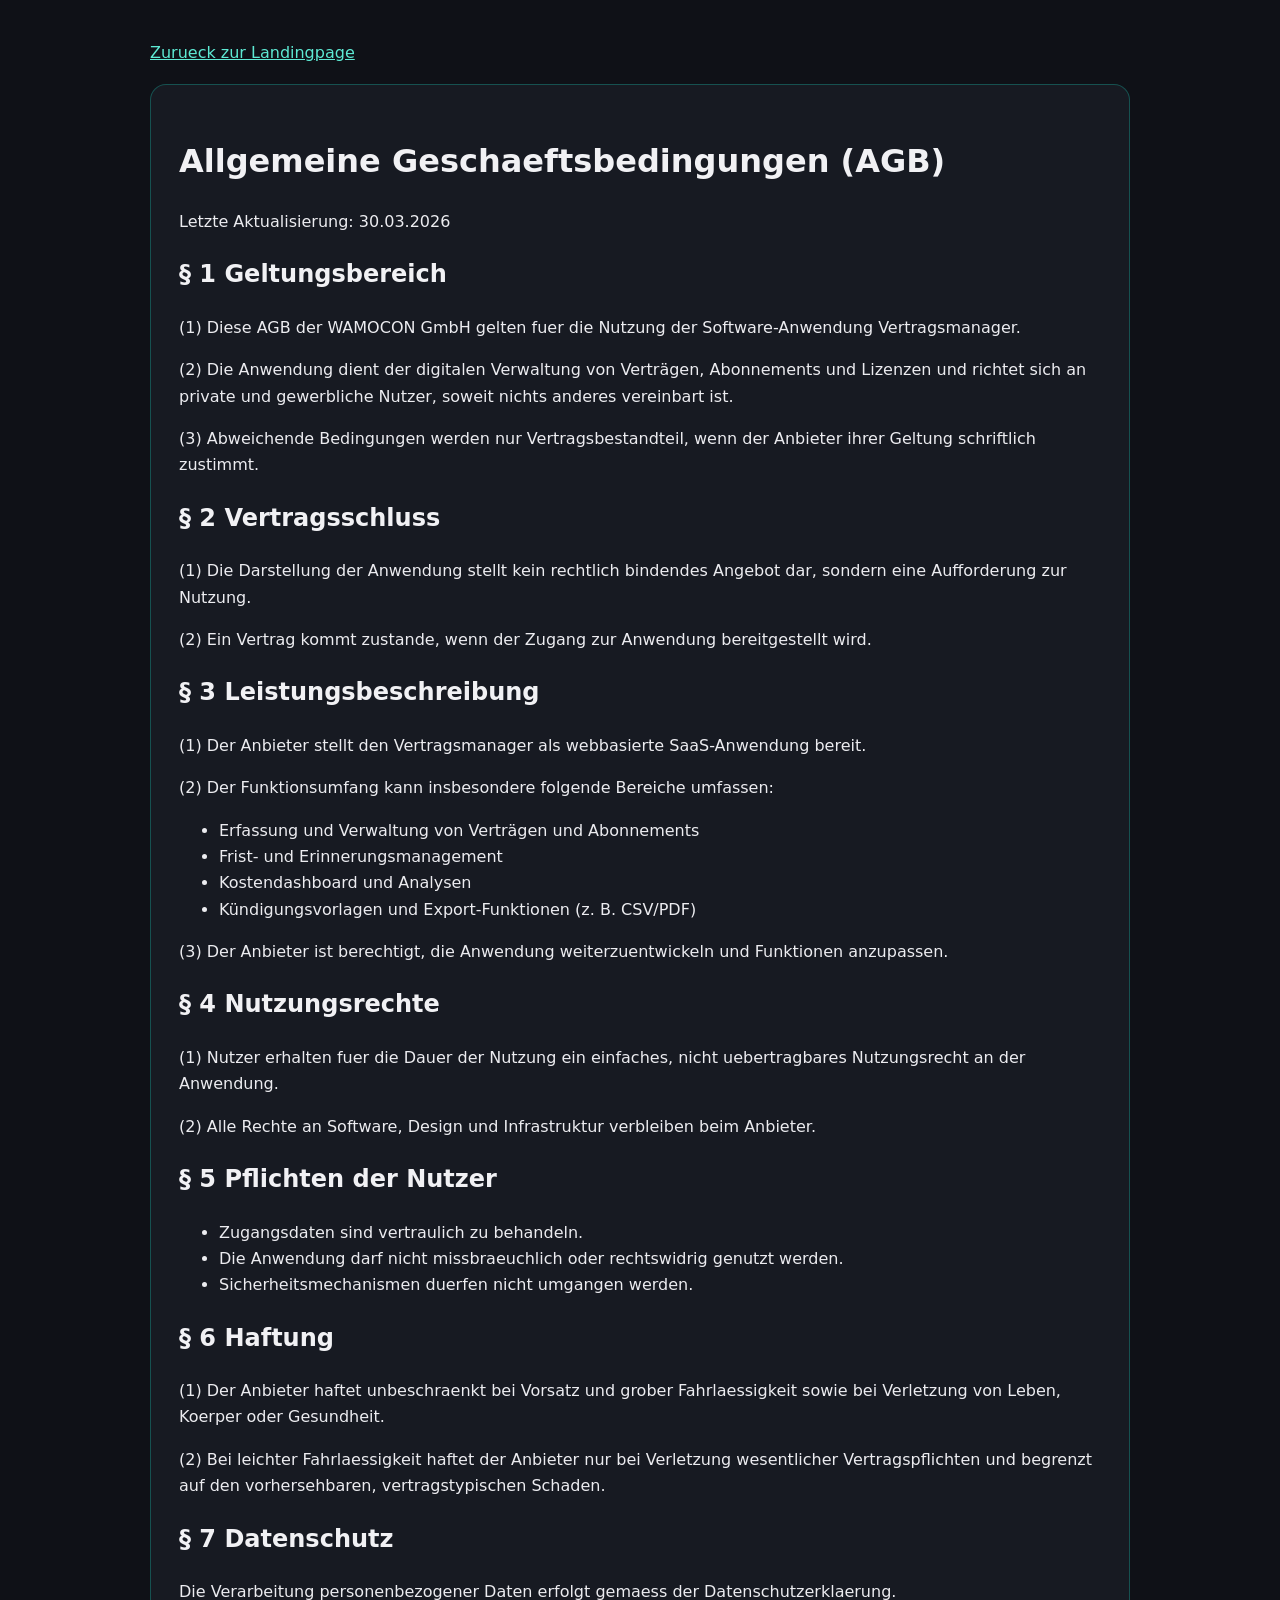
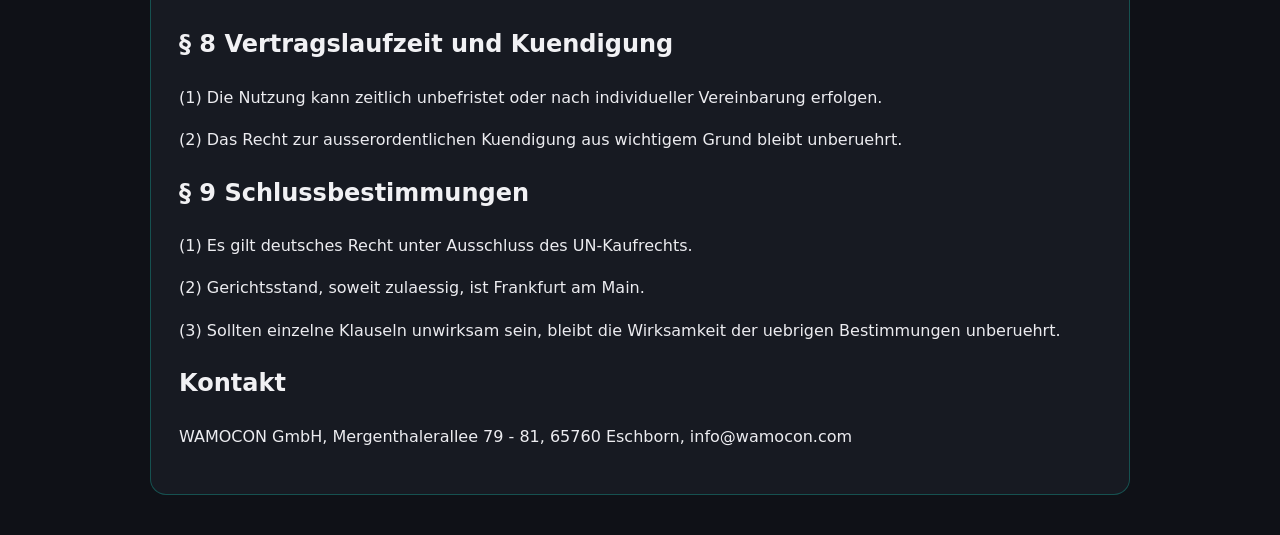
<file: agb.html>
<!DOCTYPE html>
<html lang="de">
<head>
  <meta charset="UTF-8">
  <meta name="viewport" content="width=device-width, initial-scale=1.0">
  <title>AGB | Vertragsmanager</title>
  <style>
    body{font-family:Inter,system-ui,sans-serif;background:#0f1117;color:#ececf0;margin:0;line-height:1.65}
    .wrap{max-width:980px;margin:0 auto;padding:40px 20px}
    .card{background:#171a22;border:1px solid rgba(20,184,166,.35);border-radius:16px;padding:28px}
    h1,h2{color:#f1f1f4}
    a{color:#5eead4}
    .top{margin-bottom:18px}
  </style>
</head>
<body>
  <div class="wrap">
    <div class="top"><a href="index.html">Zurueck zur Landingpage</a></div>
    <div class="card">
      <h1>Allgemeine Geschaeftsbedingungen (AGB)</h1>
      <p>Letzte Aktualisierung: 30.03.2026</p>

      <h2>§ 1 Geltungsbereich</h2>
      <p>(1) Diese AGB der WAMOCON GmbH gelten fuer die Nutzung der Software-Anwendung Vertragsmanager.</p>
      <p>(2) Die Anwendung dient der digitalen Verwaltung von Verträgen, Abonnements und Lizenzen und richtet sich an private und gewerbliche Nutzer, soweit nichts anderes vereinbart ist.</p>
      <p>(3) Abweichende Bedingungen werden nur Vertragsbestandteil, wenn der Anbieter ihrer Geltung schriftlich zustimmt.</p>

      <h2>§ 2 Vertragsschluss</h2>
      <p>(1) Die Darstellung der Anwendung stellt kein rechtlich bindendes Angebot dar, sondern eine Aufforderung zur Nutzung.</p>
      <p>(2) Ein Vertrag kommt zustande, wenn der Zugang zur Anwendung bereitgestellt wird.</p>

      <h2>§ 3 Leistungsbeschreibung</h2>
      <p>(1) Der Anbieter stellt den Vertragsmanager als webbasierte SaaS-Anwendung bereit.</p>
      <p>(2) Der Funktionsumfang kann insbesondere folgende Bereiche umfassen:</p>
      <ul>
        <li>Erfassung und Verwaltung von Verträgen und Abonnements</li>
        <li>Frist- und Erinnerungsmanagement</li>
        <li>Kostendashboard und Analysen</li>
        <li>Kündigungsvorlagen und Export-Funktionen (z. B. CSV/PDF)</li>
      </ul>
      <p>(3) Der Anbieter ist berechtigt, die Anwendung weiterzuentwickeln und Funktionen anzupassen.</p>

      <h2>§ 4 Nutzungsrechte</h2>
      <p>(1) Nutzer erhalten fuer die Dauer der Nutzung ein einfaches, nicht uebertragbares Nutzungsrecht an der Anwendung.</p>
      <p>(2) Alle Rechte an Software, Design und Infrastruktur verbleiben beim Anbieter.</p>

      <h2>§ 5 Pflichten der Nutzer</h2>
      <ul>
        <li>Zugangsdaten sind vertraulich zu behandeln.</li>
        <li>Die Anwendung darf nicht missbraeuchlich oder rechtswidrig genutzt werden.</li>
        <li>Sicherheitsmechanismen duerfen nicht umgangen werden.</li>
      </ul>

      <h2>§ 6 Haftung</h2>
      <p>(1) Der Anbieter haftet unbeschraenkt bei Vorsatz und grober Fahrlaessigkeit sowie bei Verletzung von Leben, Koerper oder Gesundheit.</p>
      <p>(2) Bei leichter Fahrlaessigkeit haftet der Anbieter nur bei Verletzung wesentlicher Vertragspflichten und begrenzt auf den vorhersehbaren, vertragstypischen Schaden.</p>

      <h2>§ 7 Datenschutz</h2>
      <p>Die Verarbeitung personenbezogener Daten erfolgt gemaess der Datenschutzerklaerung.</p>

      <h2>§ 8 Vertragslaufzeit und Kuendigung</h2>
      <p>(1) Die Nutzung kann zeitlich unbefristet oder nach individueller Vereinbarung erfolgen.</p>
      <p>(2) Das Recht zur ausserordentlichen Kuendigung aus wichtigem Grund bleibt unberuehrt.</p>

      <h2>§ 9 Schlussbestimmungen</h2>
      <p>(1) Es gilt deutsches Recht unter Ausschluss des UN-Kaufrechts.</p>
      <p>(2) Gerichtsstand, soweit zulaessig, ist Frankfurt am Main.</p>
      <p>(3) Sollten einzelne Klauseln unwirksam sein, bleibt die Wirksamkeit der uebrigen Bestimmungen unberuehrt.</p>

      <h2>Kontakt</h2>
      <p>WAMOCON GmbH, Mergenthalerallee 79 - 81, 65760 Eschborn, info@wamocon.com</p>
    </div>
  </div>
</body>
</html>
</file>
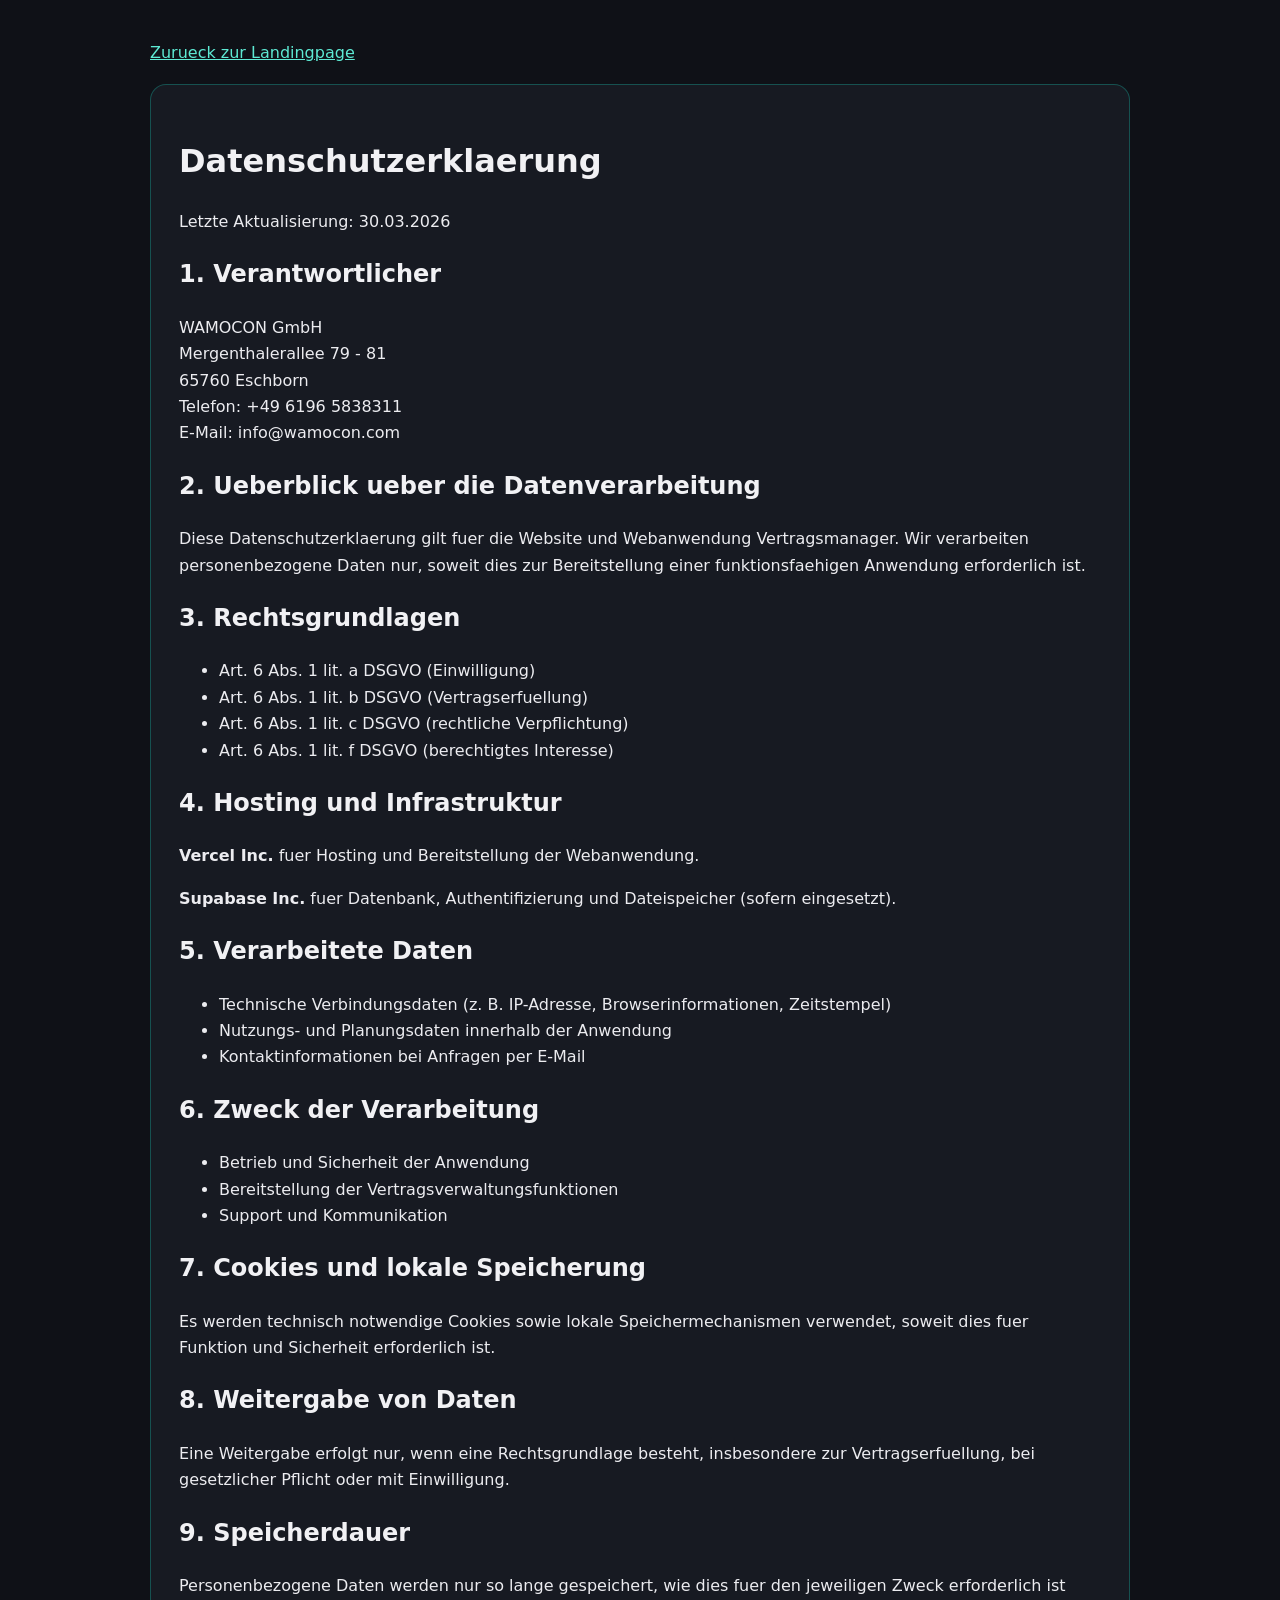
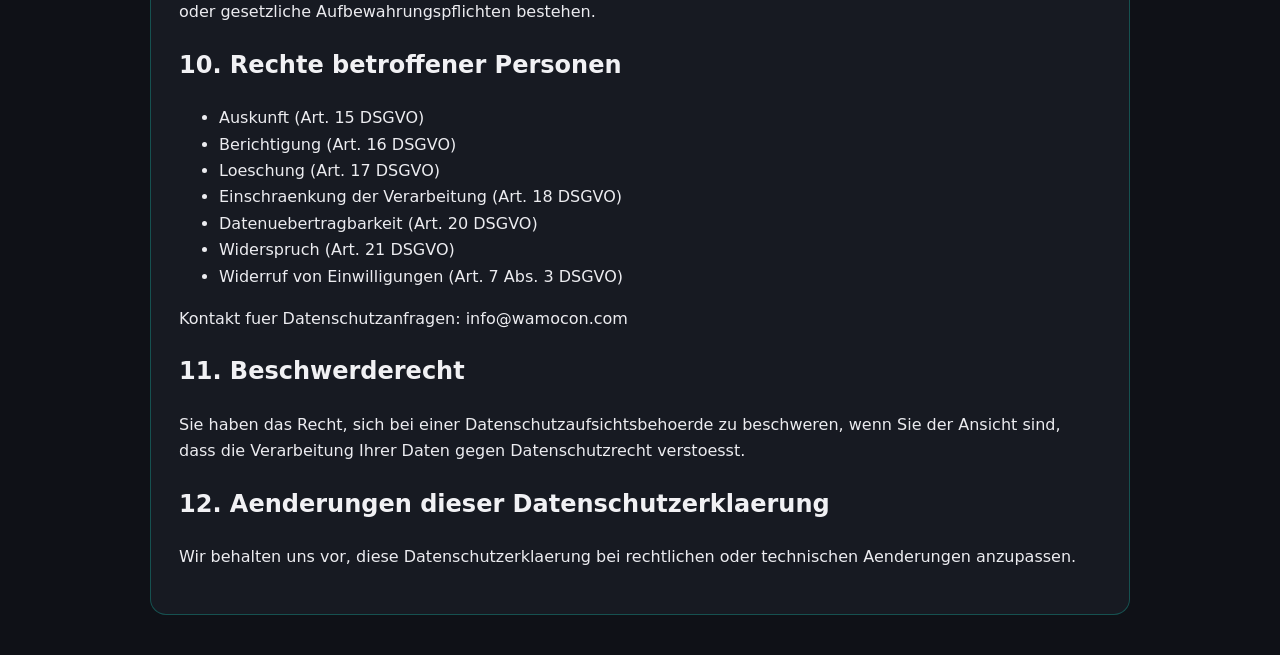
<file: datenschutz.html>
<!DOCTYPE html>
<html lang="de">
<head>
  <meta charset="UTF-8">
  <meta name="viewport" content="width=device-width, initial-scale=1.0">
  <title>Datenschutz | Vertragsmanager</title>
  <style>
    body{font-family:Inter,system-ui,sans-serif;background:#0f1117;color:#ececf0;margin:0;line-height:1.65}
    .wrap{max-width:980px;margin:0 auto;padding:40px 20px}
    .card{background:#171a22;border:1px solid rgba(20,184,166,.35);border-radius:16px;padding:28px}
    h1,h2{color:#f1f1f4}
    a{color:#5eead4}
    .top{margin-bottom:18px}
  </style>
</head>
<body>
  <div class="wrap">
    <div class="top"><a href="index.html">Zurueck zur Landingpage</a></div>
    <div class="card">
      <h1>Datenschutzerklaerung</h1>
      <p>Letzte Aktualisierung: 30.03.2026</p>

      <h2>1. Verantwortlicher</h2>
      <p>
        WAMOCON GmbH<br>
        Mergenthalerallee 79 - 81<br>
        65760 Eschborn<br>
        Telefon: +49 6196 5838311<br>
        E-Mail: info@wamocon.com
      </p>

      <h2>2. Ueberblick ueber die Datenverarbeitung</h2>
      <p>Diese Datenschutzerklaerung gilt fuer die Website und Webanwendung Vertragsmanager. Wir verarbeiten personenbezogene Daten nur, soweit dies zur Bereitstellung einer funktionsfaehigen Anwendung erforderlich ist.</p>

      <h2>3. Rechtsgrundlagen</h2>
      <ul>
        <li>Art. 6 Abs. 1 lit. a DSGVO (Einwilligung)</li>
        <li>Art. 6 Abs. 1 lit. b DSGVO (Vertragserfuellung)</li>
        <li>Art. 6 Abs. 1 lit. c DSGVO (rechtliche Verpflichtung)</li>
        <li>Art. 6 Abs. 1 lit. f DSGVO (berechtigtes Interesse)</li>
      </ul>

      <h2>4. Hosting und Infrastruktur</h2>
      <p><strong>Vercel Inc.</strong> fuer Hosting und Bereitstellung der Webanwendung.</p>
      <p><strong>Supabase Inc.</strong> fuer Datenbank, Authentifizierung und Dateispeicher (sofern eingesetzt).</p>

      <h2>5. Verarbeitete Daten</h2>
      <ul>
        <li>Technische Verbindungsdaten (z. B. IP-Adresse, Browserinformationen, Zeitstempel)</li>
        <li>Nutzungs- und Planungsdaten innerhalb der Anwendung</li>
        <li>Kontaktinformationen bei Anfragen per E-Mail</li>
      </ul>

      <h2>6. Zweck der Verarbeitung</h2>
      <ul>
        <li>Betrieb und Sicherheit der Anwendung</li>
        <li>Bereitstellung der Vertragsverwaltungsfunktionen</li>
        <li>Support und Kommunikation</li>
      </ul>

      <h2>7. Cookies und lokale Speicherung</h2>
      <p>Es werden technisch notwendige Cookies sowie lokale Speichermechanismen verwendet, soweit dies fuer Funktion und Sicherheit erforderlich ist.</p>

      <h2>8. Weitergabe von Daten</h2>
      <p>Eine Weitergabe erfolgt nur, wenn eine Rechtsgrundlage besteht, insbesondere zur Vertragserfuellung, bei gesetzlicher Pflicht oder mit Einwilligung.</p>

      <h2>9. Speicherdauer</h2>
      <p>Personenbezogene Daten werden nur so lange gespeichert, wie dies fuer den jeweiligen Zweck erforderlich ist oder gesetzliche Aufbewahrungspflichten bestehen.</p>

      <h2>10. Rechte betroffener Personen</h2>
      <ul>
        <li>Auskunft (Art. 15 DSGVO)</li>
        <li>Berichtigung (Art. 16 DSGVO)</li>
        <li>Loeschung (Art. 17 DSGVO)</li>
        <li>Einschraenkung der Verarbeitung (Art. 18 DSGVO)</li>
        <li>Datenuebertragbarkeit (Art. 20 DSGVO)</li>
        <li>Widerspruch (Art. 21 DSGVO)</li>
        <li>Widerruf von Einwilligungen (Art. 7 Abs. 3 DSGVO)</li>
      </ul>
      <p>Kontakt fuer Datenschutzanfragen: info@wamocon.com</p>

      <h2>11. Beschwerderecht</h2>
      <p>Sie haben das Recht, sich bei einer Datenschutzaufsichtsbehoerde zu beschweren, wenn Sie der Ansicht sind, dass die Verarbeitung Ihrer Daten gegen Datenschutzrecht verstoesst.</p>

      <h2>12. Aenderungen dieser Datenschutzerklaerung</h2>
      <p>Wir behalten uns vor, diese Datenschutzerklaerung bei rechtlichen oder technischen Aenderungen anzupassen.</p>
    </div>
  </div>
</body>
</html>
</file>
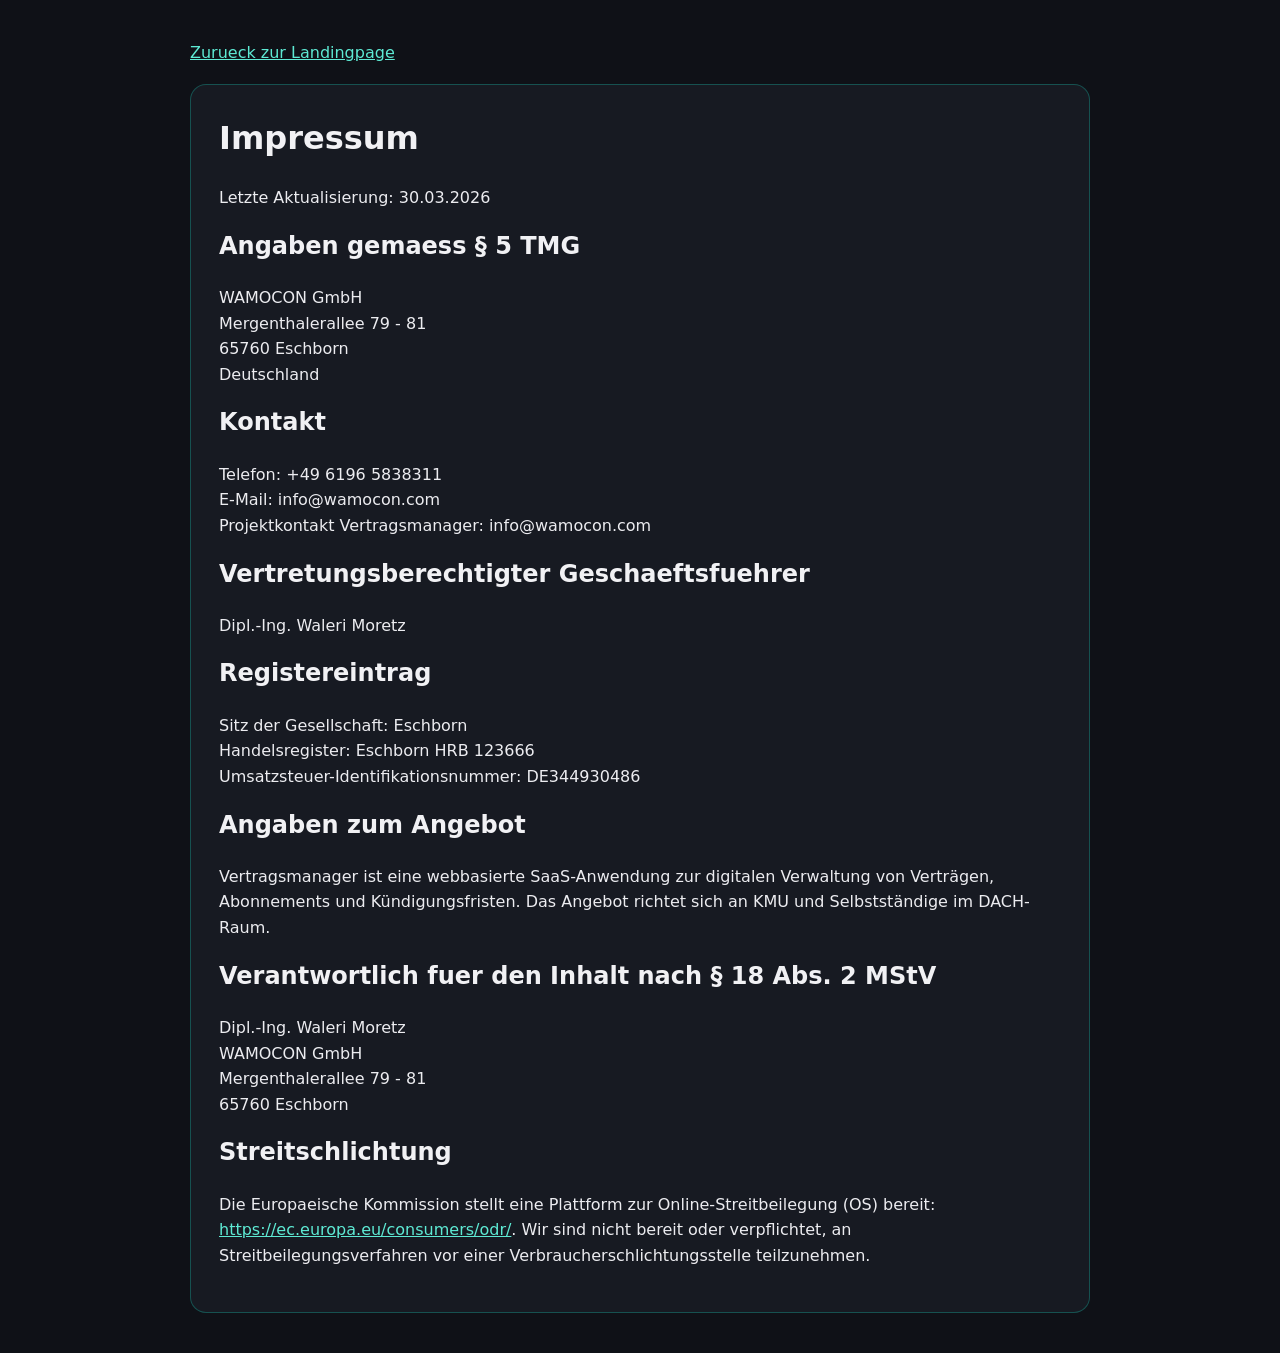
<file: impressum.html>
<!DOCTYPE html>
<html lang="de">
<head>
  <meta charset="UTF-8">
  <meta name="viewport" content="width=device-width, initial-scale=1.0">
  <title>Impressum | Vertragsmanager</title>
  <style>
    body{font-family:Inter,system-ui,sans-serif;background:#0f1117;color:#ececf0;margin:0;line-height:1.6}
    .wrap{max-width:900px;margin:0 auto;padding:40px 20px}
    .card{background:#171a22;border:1px solid rgba(20,184,166,.35);border-radius:16px;padding:28px}
    h1,h2{margin-top:0;color:#f1f1f4}
    a{color:#5eead4}
    .top{margin-bottom:18px}
  </style>
</head>
<body>
  <div class="wrap">
    <div class="top"><a href="index.html">Zurueck zur Landingpage</a></div>
    <div class="card">
      <h1>Impressum</h1>
      <p>Letzte Aktualisierung: 30.03.2026</p>

      <h2>Angaben gemaess § 5 TMG</h2>
      <p>
        WAMOCON GmbH<br>
        Mergenthalerallee 79 - 81<br>
        65760 Eschborn<br>
        Deutschland
      </p>

      <h2>Kontakt</h2>
      <p>
        Telefon: +49 6196 5838311<br>
        E-Mail: info@wamocon.com<br>
        Projektkontakt Vertragsmanager: info@wamocon.com
      </p>

      <h2>Vertretungsberechtigter Geschaeftsfuehrer</h2>
      <p>Dipl.-Ing. Waleri Moretz</p>

      <h2>Registereintrag</h2>
      <p>
        Sitz der Gesellschaft: Eschborn<br>
        Handelsregister: Eschborn HRB 123666<br>
        Umsatzsteuer-Identifikationsnummer: DE344930486
      </p>

      <h2>Angaben zum Angebot</h2>
      <p>
        Vertragsmanager ist eine webbasierte SaaS-Anwendung zur digitalen Verwaltung von Verträgen, Abonnements und Kündigungsfristen. Das Angebot richtet sich an KMU und Selbstständige im DACH-Raum.
      </p>

      <h2>Verantwortlich fuer den Inhalt nach § 18 Abs. 2 MStV</h2>
      <p>
        Dipl.-Ing. Waleri Moretz<br>
        WAMOCON GmbH<br>
        Mergenthalerallee 79 - 81<br>
        65760 Eschborn
      </p>

      <h2>Streitschlichtung</h2>
      <p>
        Die Europaeische Kommission stellt eine Plattform zur Online-Streitbeilegung (OS) bereit:
        <a href="https://ec.europa.eu/consumers/odr/" target="_blank" rel="noopener noreferrer">https://ec.europa.eu/consumers/odr/</a>.
        Wir sind nicht bereit oder verpflichtet, an Streitbeilegungsverfahren vor einer Verbraucherschlichtungsstelle teilzunehmen.
      </p>
    </div>
  </div>
</body>
</html>
</file>
